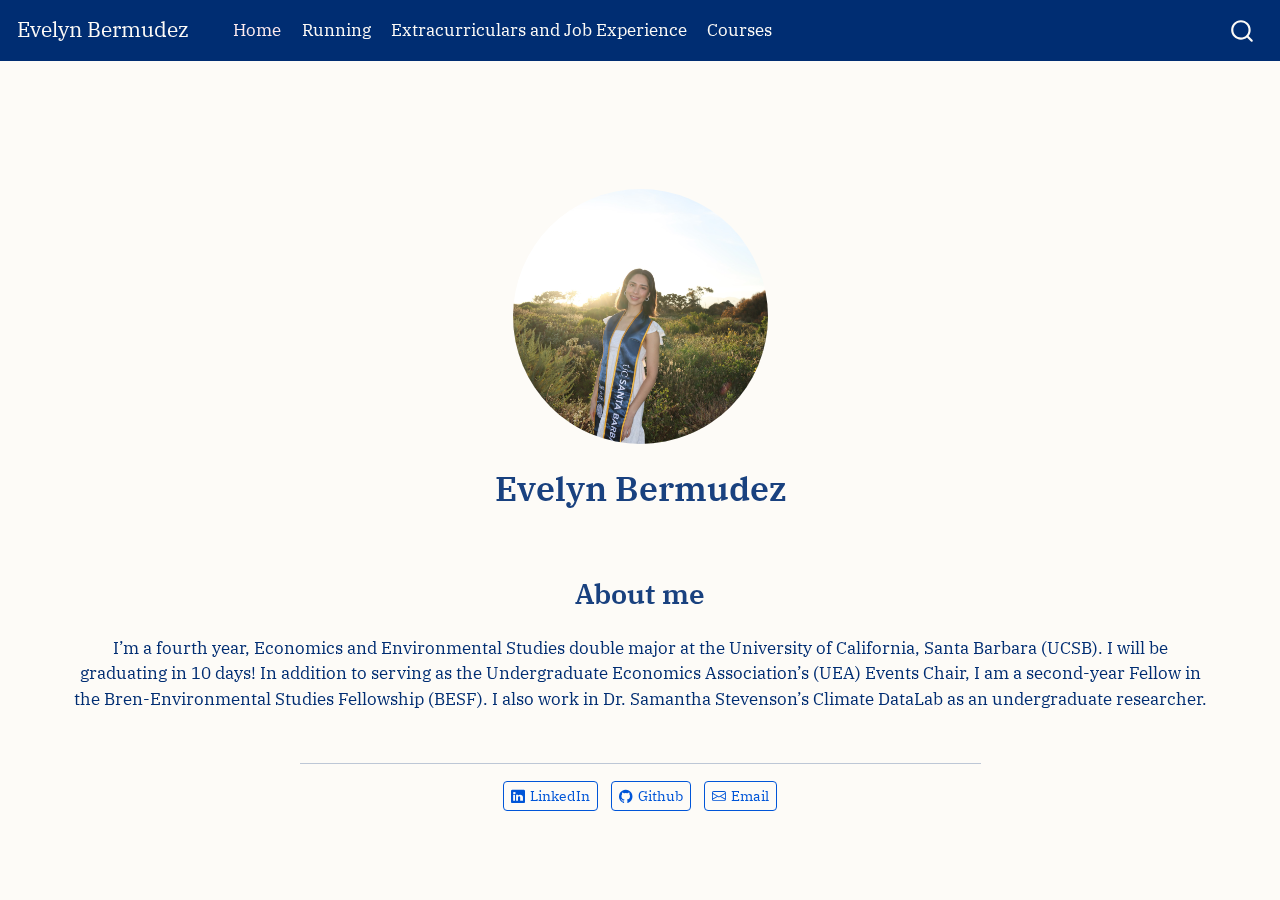
<file: docs/index.html>
<!DOCTYPE html>
<html xmlns="http://www.w3.org/1999/xhtml" lang="en" xml:lang="en"><head>

<meta charset="utf-8">
<meta name="generator" content="quarto-1.3.450">

<meta name="viewport" content="width=device-width, initial-scale=1.0, user-scalable=yes">


<title>Evelyn Bermudez</title>
<style>
code{white-space: pre-wrap;}
span.smallcaps{font-variant: small-caps;}
div.columns{display: flex; gap: min(4vw, 1.5em);}
div.column{flex: auto; overflow-x: auto;}
div.hanging-indent{margin-left: 1.5em; text-indent: -1.5em;}
ul.task-list{list-style: none;}
ul.task-list li input[type="checkbox"] {
  width: 0.8em;
  margin: 0 0.8em 0.2em -1em; /* quarto-specific, see https://github.com/quarto-dev/quarto-cli/issues/4556 */ 
  vertical-align: middle;
}
</style>


<script src="site_libs/quarto-nav/quarto-nav.js"></script>
<script src="site_libs/quarto-nav/headroom.min.js"></script>
<script src="site_libs/clipboard/clipboard.min.js"></script>
<script src="site_libs/quarto-search/autocomplete.umd.js"></script>
<script src="site_libs/quarto-search/fuse.min.js"></script>
<script src="site_libs/quarto-search/quarto-search.js"></script>
<meta name="quarto:offset" content="./">
<script src="site_libs/quarto-html/quarto.js"></script>
<script src="site_libs/quarto-html/popper.min.js"></script>
<script src="site_libs/quarto-html/tippy.umd.min.js"></script>
<link href="site_libs/quarto-html/tippy.css" rel="stylesheet">
<link href="site_libs/quarto-html/quarto-syntax-highlighting.css" rel="stylesheet" id="quarto-text-highlighting-styles">
<script src="site_libs/bootstrap/bootstrap.min.js"></script>
<link href="site_libs/bootstrap/bootstrap-icons.css" rel="stylesheet">
<link href="site_libs/bootstrap/bootstrap.min.css" rel="stylesheet" id="quarto-bootstrap" data-mode="light">
<script id="quarto-search-options" type="application/json">{
  "location": "navbar",
  "copy-button": false,
  "collapse-after": 3,
  "panel-placement": "end",
  "type": "overlay",
  "limit": 20,
  "language": {
    "search-no-results-text": "No results",
    "search-matching-documents-text": "matching documents",
    "search-copy-link-title": "Copy link to search",
    "search-hide-matches-text": "Hide additional matches",
    "search-more-match-text": "more match in this document",
    "search-more-matches-text": "more matches in this document",
    "search-clear-button-title": "Clear",
    "search-detached-cancel-button-title": "Cancel",
    "search-submit-button-title": "Submit",
    "search-label": "Search"
  }
}</script>


</head>

<body class="nav-fixed">

<div id="quarto-search-results"></div>
  <header id="quarto-header" class="headroom fixed-top">
    <nav class="navbar navbar-expand-lg navbar-dark ">
      <div class="navbar-container container-fluid">
      <div class="navbar-brand-container">
    <a class="navbar-brand" href="./index.html">
    <span class="navbar-title">Evelyn Bermudez</span>
    </a>
  </div>
            <div id="quarto-search" class="" title="Search"></div>
          <button class="navbar-toggler" type="button" data-bs-toggle="collapse" data-bs-target="#navbarCollapse" aria-controls="navbarCollapse" aria-expanded="false" aria-label="Toggle navigation" onclick="if (window.quartoToggleHeadroom) { window.quartoToggleHeadroom(); }">
  <span class="navbar-toggler-icon"></span>
</button>
          <div class="collapse navbar-collapse" id="navbarCollapse">
            <ul class="navbar-nav navbar-nav-scroll me-auto">
  <li class="nav-item">
    <a class="nav-link active" href="./index.html" rel="" target="" aria-current="page">
 <span class="menu-text">Home</span></a>
  </li>  
  <li class="nav-item">
    <a class="nav-link" href="./about.html" rel="" target="">
 <span class="menu-text">Running</span></a>
  </li>  
  <li class="nav-item">
    <a class="nav-link" href="./experience.html" rel="" target="">
 <span class="menu-text">Extracurriculars and Job Experience</span></a>
  </li>  
  <li class="nav-item">
    <a class="nav-link" href="./courses.html" rel="" target="">
 <span class="menu-text">Courses</span></a>
  </li>  
</ul>
            <div class="quarto-navbar-tools ms-auto">
</div>
          </div> <!-- /navcollapse -->
      </div> <!-- /container-fluid -->
    </nav>
</header>
<!-- content -->
<div id="quarto-content" class="quarto-container page-columns page-rows-contents page-layout-full page-navbar">
<!-- sidebar -->
<!-- margin-sidebar -->
    
<!-- main -->
<div class="quarto-about-jolla column-page">
  <img src="media/grad_pic.jpeg" class="about-image
  round " style="height: 15em; width: 15em;">
 <header id="title-block-header" class="quarto-title-block default">
<div class="quarto-title">
<h1 class="title">Evelyn Bermudez</h1>
</div>
<div class="quarto-title-meta">
  </div>
</header><main class="content column-page" id="quarto-document-content">
<div>
</div>
<section id="about-me" class="level2">
<h2 data-anchor-id="about-me">About me</h2>
<p>I’m a fourth year, Economics and Environmental Studies double major at the University of California, Santa Barbara (UCSB). I will be graduating in 10 days! In addition to serving as the Undergraduate Economics Association’s (UEA) Events Chair, I am a second-year Fellow in the Bren-Environmental Studies Fellowship (BESF). I also work in Dr.&nbsp;Samantha Stevenson’s Climate DataLab as an undergraduate researcher.</p>


</section>
</main> 
  <hr class="about-sep">
   <div class="about-links">
  <a href="https://www.linkedin.com/in/evelyn-bermudez-a10625229/" class="about-link" rel="" target="">
    <i class="bi bi-linkedin"></i>
     <span class="about-link-text">LinkedIn</span>
  </a>
  <a href="https://github.com/evelynbermudez" class="about-link" rel="" target="">
    <i class="bi bi-github"></i>
     <span class="about-link-text">Github</span>
  </a>
  <a href="mailto:evelyn.bermudez02@gmail.com" class="about-link" rel="" target="">
    <i class="bi bi-envelope"></i>
     <span class="about-link-text">Email</span>
  </a>
</div>
</div>
 <!-- /main -->
<script id="quarto-html-after-body" type="application/javascript">
window.document.addEventListener("DOMContentLoaded", function (event) {
  const toggleBodyColorMode = (bsSheetEl) => {
    const mode = bsSheetEl.getAttribute("data-mode");
    const bodyEl = window.document.querySelector("body");
    if (mode === "dark") {
      bodyEl.classList.add("quarto-dark");
      bodyEl.classList.remove("quarto-light");
    } else {
      bodyEl.classList.add("quarto-light");
      bodyEl.classList.remove("quarto-dark");
    }
  }
  const toggleBodyColorPrimary = () => {
    const bsSheetEl = window.document.querySelector("link#quarto-bootstrap");
    if (bsSheetEl) {
      toggleBodyColorMode(bsSheetEl);
    }
  }
  toggleBodyColorPrimary();  
  const isCodeAnnotation = (el) => {
    for (const clz of el.classList) {
      if (clz.startsWith('code-annotation-')) {                     
        return true;
      }
    }
    return false;
  }
  const clipboard = new window.ClipboardJS('.code-copy-button', {
    text: function(trigger) {
      const codeEl = trigger.previousElementSibling.cloneNode(true);
      for (const childEl of codeEl.children) {
        if (isCodeAnnotation(childEl)) {
          childEl.remove();
        }
      }
      return codeEl.innerText;
    }
  });
  clipboard.on('success', function(e) {
    // button target
    const button = e.trigger;
    // don't keep focus
    button.blur();
    // flash "checked"
    button.classList.add('code-copy-button-checked');
    var currentTitle = button.getAttribute("title");
    button.setAttribute("title", "Copied!");
    let tooltip;
    if (window.bootstrap) {
      button.setAttribute("data-bs-toggle", "tooltip");
      button.setAttribute("data-bs-placement", "left");
      button.setAttribute("data-bs-title", "Copied!");
      tooltip = new bootstrap.Tooltip(button, 
        { trigger: "manual", 
          customClass: "code-copy-button-tooltip",
          offset: [0, -8]});
      tooltip.show();    
    }
    setTimeout(function() {
      if (tooltip) {
        tooltip.hide();
        button.removeAttribute("data-bs-title");
        button.removeAttribute("data-bs-toggle");
        button.removeAttribute("data-bs-placement");
      }
      button.setAttribute("title", currentTitle);
      button.classList.remove('code-copy-button-checked');
    }, 1000);
    // clear code selection
    e.clearSelection();
  });
  function tippyHover(el, contentFn) {
    const config = {
      allowHTML: true,
      content: contentFn,
      maxWidth: 500,
      delay: 100,
      arrow: false,
      appendTo: function(el) {
          return el.parentElement;
      },
      interactive: true,
      interactiveBorder: 10,
      theme: 'quarto',
      placement: 'bottom-start'
    };
    window.tippy(el, config); 
  }
  const noterefs = window.document.querySelectorAll('a[role="doc-noteref"]');
  for (var i=0; i<noterefs.length; i++) {
    const ref = noterefs[i];
    tippyHover(ref, function() {
      // use id or data attribute instead here
      let href = ref.getAttribute('data-footnote-href') || ref.getAttribute('href');
      try { href = new URL(href).hash; } catch {}
      const id = href.replace(/^#\/?/, "");
      const note = window.document.getElementById(id);
      return note.innerHTML;
    });
  }
      let selectedAnnoteEl;
      const selectorForAnnotation = ( cell, annotation) => {
        let cellAttr = 'data-code-cell="' + cell + '"';
        let lineAttr = 'data-code-annotation="' +  annotation + '"';
        const selector = 'span[' + cellAttr + '][' + lineAttr + ']';
        return selector;
      }
      const selectCodeLines = (annoteEl) => {
        const doc = window.document;
        const targetCell = annoteEl.getAttribute("data-target-cell");
        const targetAnnotation = annoteEl.getAttribute("data-target-annotation");
        const annoteSpan = window.document.querySelector(selectorForAnnotation(targetCell, targetAnnotation));
        const lines = annoteSpan.getAttribute("data-code-lines").split(",");
        const lineIds = lines.map((line) => {
          return targetCell + "-" + line;
        })
        let top = null;
        let height = null;
        let parent = null;
        if (lineIds.length > 0) {
            //compute the position of the single el (top and bottom and make a div)
            const el = window.document.getElementById(lineIds[0]);
            top = el.offsetTop;
            height = el.offsetHeight;
            parent = el.parentElement.parentElement;
          if (lineIds.length > 1) {
            const lastEl = window.document.getElementById(lineIds[lineIds.length - 1]);
            const bottom = lastEl.offsetTop + lastEl.offsetHeight;
            height = bottom - top;
          }
          if (top !== null && height !== null && parent !== null) {
            // cook up a div (if necessary) and position it 
            let div = window.document.getElementById("code-annotation-line-highlight");
            if (div === null) {
              div = window.document.createElement("div");
              div.setAttribute("id", "code-annotation-line-highlight");
              div.style.position = 'absolute';
              parent.appendChild(div);
            }
            div.style.top = top - 2 + "px";
            div.style.height = height + 4 + "px";
            let gutterDiv = window.document.getElementById("code-annotation-line-highlight-gutter");
            if (gutterDiv === null) {
              gutterDiv = window.document.createElement("div");
              gutterDiv.setAttribute("id", "code-annotation-line-highlight-gutter");
              gutterDiv.style.position = 'absolute';
              const codeCell = window.document.getElementById(targetCell);
              const gutter = codeCell.querySelector('.code-annotation-gutter');
              gutter.appendChild(gutterDiv);
            }
            gutterDiv.style.top = top - 2 + "px";
            gutterDiv.style.height = height + 4 + "px";
          }
          selectedAnnoteEl = annoteEl;
        }
      };
      const unselectCodeLines = () => {
        const elementsIds = ["code-annotation-line-highlight", "code-annotation-line-highlight-gutter"];
        elementsIds.forEach((elId) => {
          const div = window.document.getElementById(elId);
          if (div) {
            div.remove();
          }
        });
        selectedAnnoteEl = undefined;
      };
      // Attach click handler to the DT
      const annoteDls = window.document.querySelectorAll('dt[data-target-cell]');
      for (const annoteDlNode of annoteDls) {
        annoteDlNode.addEventListener('click', (event) => {
          const clickedEl = event.target;
          if (clickedEl !== selectedAnnoteEl) {
            unselectCodeLines();
            const activeEl = window.document.querySelector('dt[data-target-cell].code-annotation-active');
            if (activeEl) {
              activeEl.classList.remove('code-annotation-active');
            }
            selectCodeLines(clickedEl);
            clickedEl.classList.add('code-annotation-active');
          } else {
            // Unselect the line
            unselectCodeLines();
            clickedEl.classList.remove('code-annotation-active');
          }
        });
      }
  const findCites = (el) => {
    const parentEl = el.parentElement;
    if (parentEl) {
      const cites = parentEl.dataset.cites;
      if (cites) {
        return {
          el,
          cites: cites.split(' ')
        };
      } else {
        return findCites(el.parentElement)
      }
    } else {
      return undefined;
    }
  };
  var bibliorefs = window.document.querySelectorAll('a[role="doc-biblioref"]');
  for (var i=0; i<bibliorefs.length; i++) {
    const ref = bibliorefs[i];
    const citeInfo = findCites(ref);
    if (citeInfo) {
      tippyHover(citeInfo.el, function() {
        var popup = window.document.createElement('div');
        citeInfo.cites.forEach(function(cite) {
          var citeDiv = window.document.createElement('div');
          citeDiv.classList.add('hanging-indent');
          citeDiv.classList.add('csl-entry');
          var biblioDiv = window.document.getElementById('ref-' + cite);
          if (biblioDiv) {
            citeDiv.innerHTML = biblioDiv.innerHTML;
          }
          popup.appendChild(citeDiv);
        });
        return popup.innerHTML;
      });
    }
  }
});
</script>
</div> <!-- /content -->



</body></html>
</file>
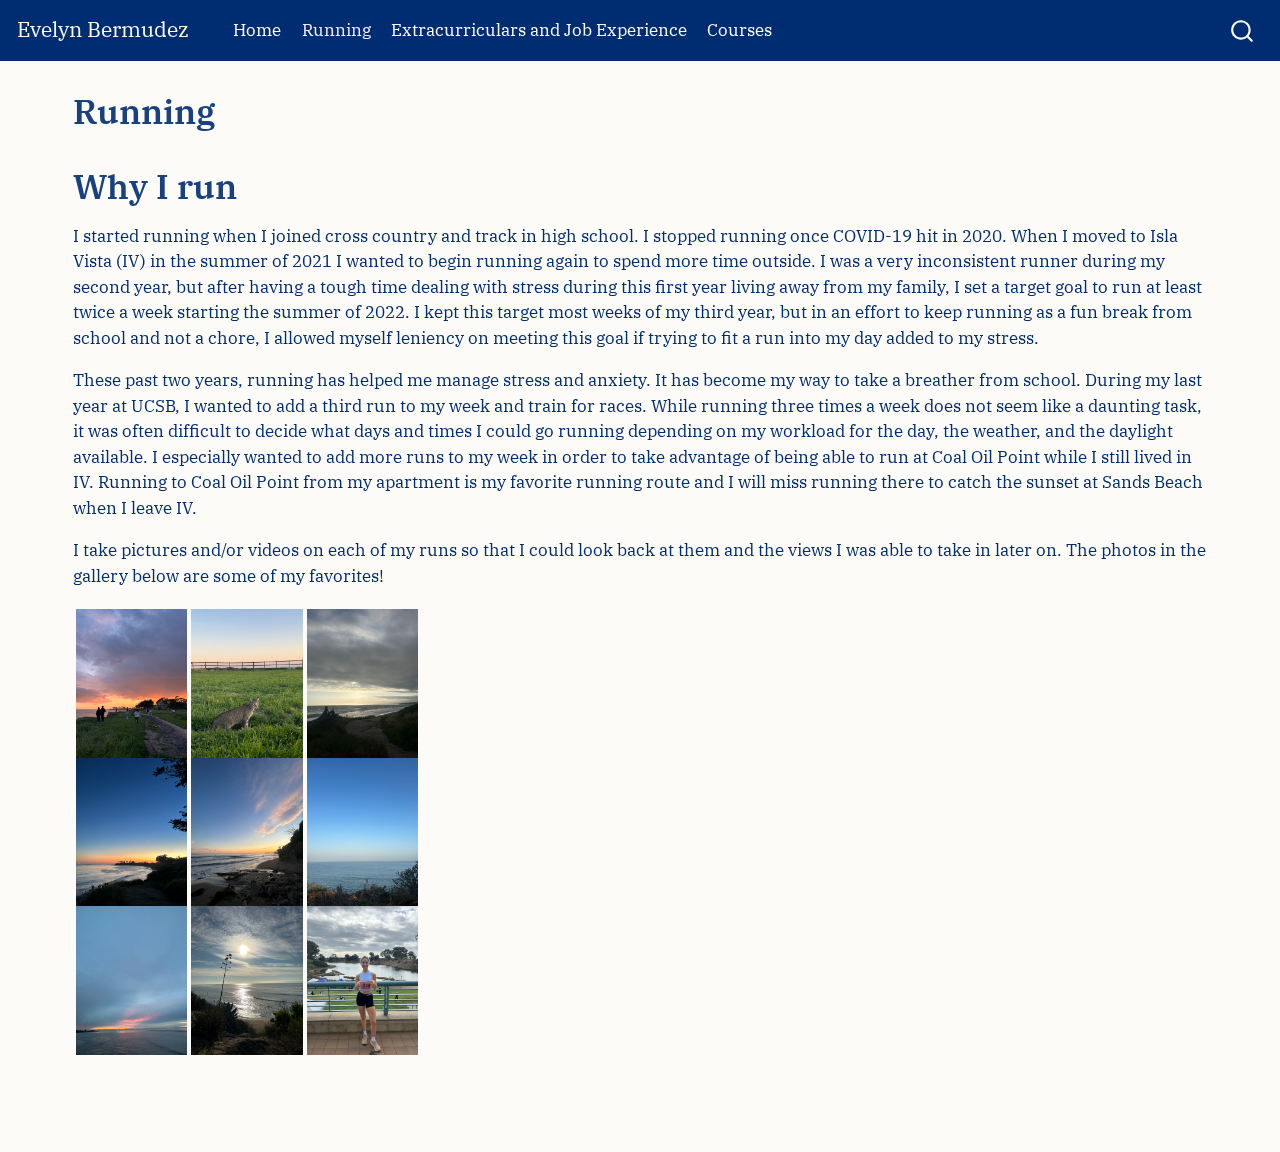
<file: docs/about.html>
<!DOCTYPE html>
<html xmlns="http://www.w3.org/1999/xhtml" lang="en" xml:lang="en"><head>

<meta charset="utf-8">
<meta name="generator" content="quarto-1.3.450">

<meta name="viewport" content="width=device-width, initial-scale=1.0, user-scalable=yes">


<title>Evelyn Bermudez - Running</title>
<style>
code{white-space: pre-wrap;}
span.smallcaps{font-variant: small-caps;}
div.columns{display: flex; gap: min(4vw, 1.5em);}
div.column{flex: auto; overflow-x: auto;}
div.hanging-indent{margin-left: 1.5em; text-indent: -1.5em;}
ul.task-list{list-style: none;}
ul.task-list li input[type="checkbox"] {
  width: 0.8em;
  margin: 0 0.8em 0.2em -1em; /* quarto-specific, see https://github.com/quarto-dev/quarto-cli/issues/4556 */ 
  vertical-align: middle;
}
</style>


<script src="site_libs/quarto-nav/quarto-nav.js"></script>
<script src="site_libs/quarto-nav/headroom.min.js"></script>
<script src="site_libs/clipboard/clipboard.min.js"></script>
<script src="site_libs/quarto-search/autocomplete.umd.js"></script>
<script src="site_libs/quarto-search/fuse.min.js"></script>
<script src="site_libs/quarto-search/quarto-search.js"></script>
<meta name="quarto:offset" content="./">
<script src="site_libs/quarto-html/quarto.js"></script>
<script src="site_libs/quarto-html/popper.min.js"></script>
<script src="site_libs/quarto-html/tippy.umd.min.js"></script>
<script src="site_libs/quarto-html/anchor.min.js"></script>
<link href="site_libs/quarto-html/tippy.css" rel="stylesheet">
<link href="site_libs/quarto-html/quarto-syntax-highlighting.css" rel="stylesheet" id="quarto-text-highlighting-styles">
<script src="site_libs/bootstrap/bootstrap.min.js"></script>
<link href="site_libs/bootstrap/bootstrap-icons.css" rel="stylesheet">
<link href="site_libs/bootstrap/bootstrap.min.css" rel="stylesheet" id="quarto-bootstrap" data-mode="light">
<script id="quarto-search-options" type="application/json">{
  "location": "navbar",
  "copy-button": false,
  "collapse-after": 3,
  "panel-placement": "end",
  "type": "overlay",
  "limit": 20,
  "language": {
    "search-no-results-text": "No results",
    "search-matching-documents-text": "matching documents",
    "search-copy-link-title": "Copy link to search",
    "search-hide-matches-text": "Hide additional matches",
    "search-more-match-text": "more match in this document",
    "search-more-matches-text": "more matches in this document",
    "search-clear-button-title": "Clear",
    "search-detached-cancel-button-title": "Cancel",
    "search-submit-button-title": "Submit",
    "search-label": "Search"
  }
}</script>


</head>

<body class="nav-fixed">

<div id="quarto-search-results"></div>
  <header id="quarto-header" class="headroom fixed-top">
    <nav class="navbar navbar-expand-lg navbar-dark ">
      <div class="navbar-container container-fluid">
      <div class="navbar-brand-container">
    <a class="navbar-brand" href="./index.html">
    <span class="navbar-title">Evelyn Bermudez</span>
    </a>
  </div>
            <div id="quarto-search" class="" title="Search"></div>
          <button class="navbar-toggler" type="button" data-bs-toggle="collapse" data-bs-target="#navbarCollapse" aria-controls="navbarCollapse" aria-expanded="false" aria-label="Toggle navigation" onclick="if (window.quartoToggleHeadroom) { window.quartoToggleHeadroom(); }">
  <span class="navbar-toggler-icon"></span>
</button>
          <div class="collapse navbar-collapse" id="navbarCollapse">
            <ul class="navbar-nav navbar-nav-scroll me-auto">
  <li class="nav-item">
    <a class="nav-link" href="./index.html" rel="" target="">
 <span class="menu-text">Home</span></a>
  </li>  
  <li class="nav-item">
    <a class="nav-link active" href="./about.html" rel="" target="" aria-current="page">
 <span class="menu-text">Running</span></a>
  </li>  
  <li class="nav-item">
    <a class="nav-link" href="./experience.html" rel="" target="">
 <span class="menu-text">Extracurriculars and Job Experience</span></a>
  </li>  
  <li class="nav-item">
    <a class="nav-link" href="./courses.html" rel="" target="">
 <span class="menu-text">Courses</span></a>
  </li>  
</ul>
            <div class="quarto-navbar-tools ms-auto">
</div>
          </div> <!-- /navcollapse -->
      </div> <!-- /container-fluid -->
    </nav>
</header>
<!-- content -->
<div id="quarto-content" class="quarto-container page-columns page-rows-contents page-layout-full page-navbar">
<!-- sidebar -->
<!-- margin-sidebar -->
    
<!-- main -->
<main class="content column-page" id="quarto-document-content">

<header id="title-block-header" class="quarto-title-block default">
<div class="quarto-title">
<h1 class="title">Running</h1>
</div>



<div class="quarto-title-meta">

    
  
    
  </div>
  

</header>

<section id="why-i-run" class="level1">
<h1>Why I run</h1>
<p>I started running when I joined cross country and track in high school. I stopped running once COVID-19 hit in 2020. When I moved to Isla Vista (IV) in the summer of 2021 I wanted to begin running again to spend more time outside. I was a very inconsistent runner during my second year, but after having a tough time dealing with stress during this first year living away from my family, I set a target goal to run at least twice a week starting the summer of 2022. I kept this target most weeks of my third year, but in an effort to keep running as a fun break from school and not a chore, I allowed myself leniency on meeting this goal if trying to fit a run into my day added to my stress.</p>
<p>These past two years, running has helped me manage stress and anxiety. It has become my way to take a breather from school. During my last year at UCSB, I wanted to add a third run to my week and train for races. While running three times a week does not seem like a daunting task, it was often difficult to decide what days and times I could go running depending on my workload for the day, the weather, and the daylight available. I especially wanted to add more runs to my week in order to take advantage of being able to run at Coal Oil Point while I still lived in IV. Running to Coal Oil Point from my apartment is my favorite running route and I will miss running there to catch the sunset at Sands Beach when I leave IV.</p>
<p>I take pictures and/or videos on each of my runs so that I could look back at them and the views I was able to take in later on. The photos in the gallery below are some of my favorites!</p>
<div class="quarto-layout-panel">
<div class="quarto-layout-row quarto-layout-valign-top">
<div class="quarto-layout-cell" style="flex-basis: 33.3%;justify-content: center;">
<p><img src="media/sunsets.jpeg" class="img-fluid" style="width:30.0%" alt="Sunset Run at Coal Oil Point"> <img src="media/sunset1.jpeg" class="img-fluid" style="width:30.0%" alt="“Ran” into a little friend on DP at sunset"> <img src="media/sunset2.jpeg" class="img-fluid" style="width:30.0%" alt="Sunset after a rainy week"> <img src="media/sunset3.jpeg" class="img-fluid" style="width:30.0%" alt="Sunset Run at Devs"> <img src="media/sunset4.jpeg" class="img-fluid" style="width:30.0%" alt="Sunset Run on DP"> <img src="media/morning.jpeg" class="img-fluid" style="width:30.0%" alt="Morning run at Campus Point"> <img src="media/morning2.jpeg" class="img-fluid" style="width:30.0%" alt="Morning Run at the end of DP"> <img src="media/morning3.jpeg" class="img-fluid" style="width:30.0%" alt="Morning Run at Coal Oil Point"> <img src="media/turkey_trot.jpeg" class="img-fluid" style="width:30.0%" alt="5K Turkey Trot at the UCSB Lagoon in Fall 2023"></p>
</div>
</div>
</div>


</section>

</main> <!-- /main -->
<script id="quarto-html-after-body" type="application/javascript">
window.document.addEventListener("DOMContentLoaded", function (event) {
  const toggleBodyColorMode = (bsSheetEl) => {
    const mode = bsSheetEl.getAttribute("data-mode");
    const bodyEl = window.document.querySelector("body");
    if (mode === "dark") {
      bodyEl.classList.add("quarto-dark");
      bodyEl.classList.remove("quarto-light");
    } else {
      bodyEl.classList.add("quarto-light");
      bodyEl.classList.remove("quarto-dark");
    }
  }
  const toggleBodyColorPrimary = () => {
    const bsSheetEl = window.document.querySelector("link#quarto-bootstrap");
    if (bsSheetEl) {
      toggleBodyColorMode(bsSheetEl);
    }
  }
  toggleBodyColorPrimary();  
  const icon = "";
  const anchorJS = new window.AnchorJS();
  anchorJS.options = {
    placement: 'right',
    icon: icon
  };
  anchorJS.add('.anchored');
  const isCodeAnnotation = (el) => {
    for (const clz of el.classList) {
      if (clz.startsWith('code-annotation-')) {                     
        return true;
      }
    }
    return false;
  }
  const clipboard = new window.ClipboardJS('.code-copy-button', {
    text: function(trigger) {
      const codeEl = trigger.previousElementSibling.cloneNode(true);
      for (const childEl of codeEl.children) {
        if (isCodeAnnotation(childEl)) {
          childEl.remove();
        }
      }
      return codeEl.innerText;
    }
  });
  clipboard.on('success', function(e) {
    // button target
    const button = e.trigger;
    // don't keep focus
    button.blur();
    // flash "checked"
    button.classList.add('code-copy-button-checked');
    var currentTitle = button.getAttribute("title");
    button.setAttribute("title", "Copied!");
    let tooltip;
    if (window.bootstrap) {
      button.setAttribute("data-bs-toggle", "tooltip");
      button.setAttribute("data-bs-placement", "left");
      button.setAttribute("data-bs-title", "Copied!");
      tooltip = new bootstrap.Tooltip(button, 
        { trigger: "manual", 
          customClass: "code-copy-button-tooltip",
          offset: [0, -8]});
      tooltip.show();    
    }
    setTimeout(function() {
      if (tooltip) {
        tooltip.hide();
        button.removeAttribute("data-bs-title");
        button.removeAttribute("data-bs-toggle");
        button.removeAttribute("data-bs-placement");
      }
      button.setAttribute("title", currentTitle);
      button.classList.remove('code-copy-button-checked');
    }, 1000);
    // clear code selection
    e.clearSelection();
  });
  function tippyHover(el, contentFn) {
    const config = {
      allowHTML: true,
      content: contentFn,
      maxWidth: 500,
      delay: 100,
      arrow: false,
      appendTo: function(el) {
          return el.parentElement;
      },
      interactive: true,
      interactiveBorder: 10,
      theme: 'quarto',
      placement: 'bottom-start'
    };
    window.tippy(el, config); 
  }
  const noterefs = window.document.querySelectorAll('a[role="doc-noteref"]');
  for (var i=0; i<noterefs.length; i++) {
    const ref = noterefs[i];
    tippyHover(ref, function() {
      // use id or data attribute instead here
      let href = ref.getAttribute('data-footnote-href') || ref.getAttribute('href');
      try { href = new URL(href).hash; } catch {}
      const id = href.replace(/^#\/?/, "");
      const note = window.document.getElementById(id);
      return note.innerHTML;
    });
  }
      let selectedAnnoteEl;
      const selectorForAnnotation = ( cell, annotation) => {
        let cellAttr = 'data-code-cell="' + cell + '"';
        let lineAttr = 'data-code-annotation="' +  annotation + '"';
        const selector = 'span[' + cellAttr + '][' + lineAttr + ']';
        return selector;
      }
      const selectCodeLines = (annoteEl) => {
        const doc = window.document;
        const targetCell = annoteEl.getAttribute("data-target-cell");
        const targetAnnotation = annoteEl.getAttribute("data-target-annotation");
        const annoteSpan = window.document.querySelector(selectorForAnnotation(targetCell, targetAnnotation));
        const lines = annoteSpan.getAttribute("data-code-lines").split(",");
        const lineIds = lines.map((line) => {
          return targetCell + "-" + line;
        })
        let top = null;
        let height = null;
        let parent = null;
        if (lineIds.length > 0) {
            //compute the position of the single el (top and bottom and make a div)
            const el = window.document.getElementById(lineIds[0]);
            top = el.offsetTop;
            height = el.offsetHeight;
            parent = el.parentElement.parentElement;
          if (lineIds.length > 1) {
            const lastEl = window.document.getElementById(lineIds[lineIds.length - 1]);
            const bottom = lastEl.offsetTop + lastEl.offsetHeight;
            height = bottom - top;
          }
          if (top !== null && height !== null && parent !== null) {
            // cook up a div (if necessary) and position it 
            let div = window.document.getElementById("code-annotation-line-highlight");
            if (div === null) {
              div = window.document.createElement("div");
              div.setAttribute("id", "code-annotation-line-highlight");
              div.style.position = 'absolute';
              parent.appendChild(div);
            }
            div.style.top = top - 2 + "px";
            div.style.height = height + 4 + "px";
            let gutterDiv = window.document.getElementById("code-annotation-line-highlight-gutter");
            if (gutterDiv === null) {
              gutterDiv = window.document.createElement("div");
              gutterDiv.setAttribute("id", "code-annotation-line-highlight-gutter");
              gutterDiv.style.position = 'absolute';
              const codeCell = window.document.getElementById(targetCell);
              const gutter = codeCell.querySelector('.code-annotation-gutter');
              gutter.appendChild(gutterDiv);
            }
            gutterDiv.style.top = top - 2 + "px";
            gutterDiv.style.height = height + 4 + "px";
          }
          selectedAnnoteEl = annoteEl;
        }
      };
      const unselectCodeLines = () => {
        const elementsIds = ["code-annotation-line-highlight", "code-annotation-line-highlight-gutter"];
        elementsIds.forEach((elId) => {
          const div = window.document.getElementById(elId);
          if (div) {
            div.remove();
          }
        });
        selectedAnnoteEl = undefined;
      };
      // Attach click handler to the DT
      const annoteDls = window.document.querySelectorAll('dt[data-target-cell]');
      for (const annoteDlNode of annoteDls) {
        annoteDlNode.addEventListener('click', (event) => {
          const clickedEl = event.target;
          if (clickedEl !== selectedAnnoteEl) {
            unselectCodeLines();
            const activeEl = window.document.querySelector('dt[data-target-cell].code-annotation-active');
            if (activeEl) {
              activeEl.classList.remove('code-annotation-active');
            }
            selectCodeLines(clickedEl);
            clickedEl.classList.add('code-annotation-active');
          } else {
            // Unselect the line
            unselectCodeLines();
            clickedEl.classList.remove('code-annotation-active');
          }
        });
      }
  const findCites = (el) => {
    const parentEl = el.parentElement;
    if (parentEl) {
      const cites = parentEl.dataset.cites;
      if (cites) {
        return {
          el,
          cites: cites.split(' ')
        };
      } else {
        return findCites(el.parentElement)
      }
    } else {
      return undefined;
    }
  };
  var bibliorefs = window.document.querySelectorAll('a[role="doc-biblioref"]');
  for (var i=0; i<bibliorefs.length; i++) {
    const ref = bibliorefs[i];
    const citeInfo = findCites(ref);
    if (citeInfo) {
      tippyHover(citeInfo.el, function() {
        var popup = window.document.createElement('div');
        citeInfo.cites.forEach(function(cite) {
          var citeDiv = window.document.createElement('div');
          citeDiv.classList.add('hanging-indent');
          citeDiv.classList.add('csl-entry');
          var biblioDiv = window.document.getElementById('ref-' + cite);
          if (biblioDiv) {
            citeDiv.innerHTML = biblioDiv.innerHTML;
          }
          popup.appendChild(citeDiv);
        });
        return popup.innerHTML;
      });
    }
  }
});
</script>
</div> <!-- /content -->



</body></html>
</file>
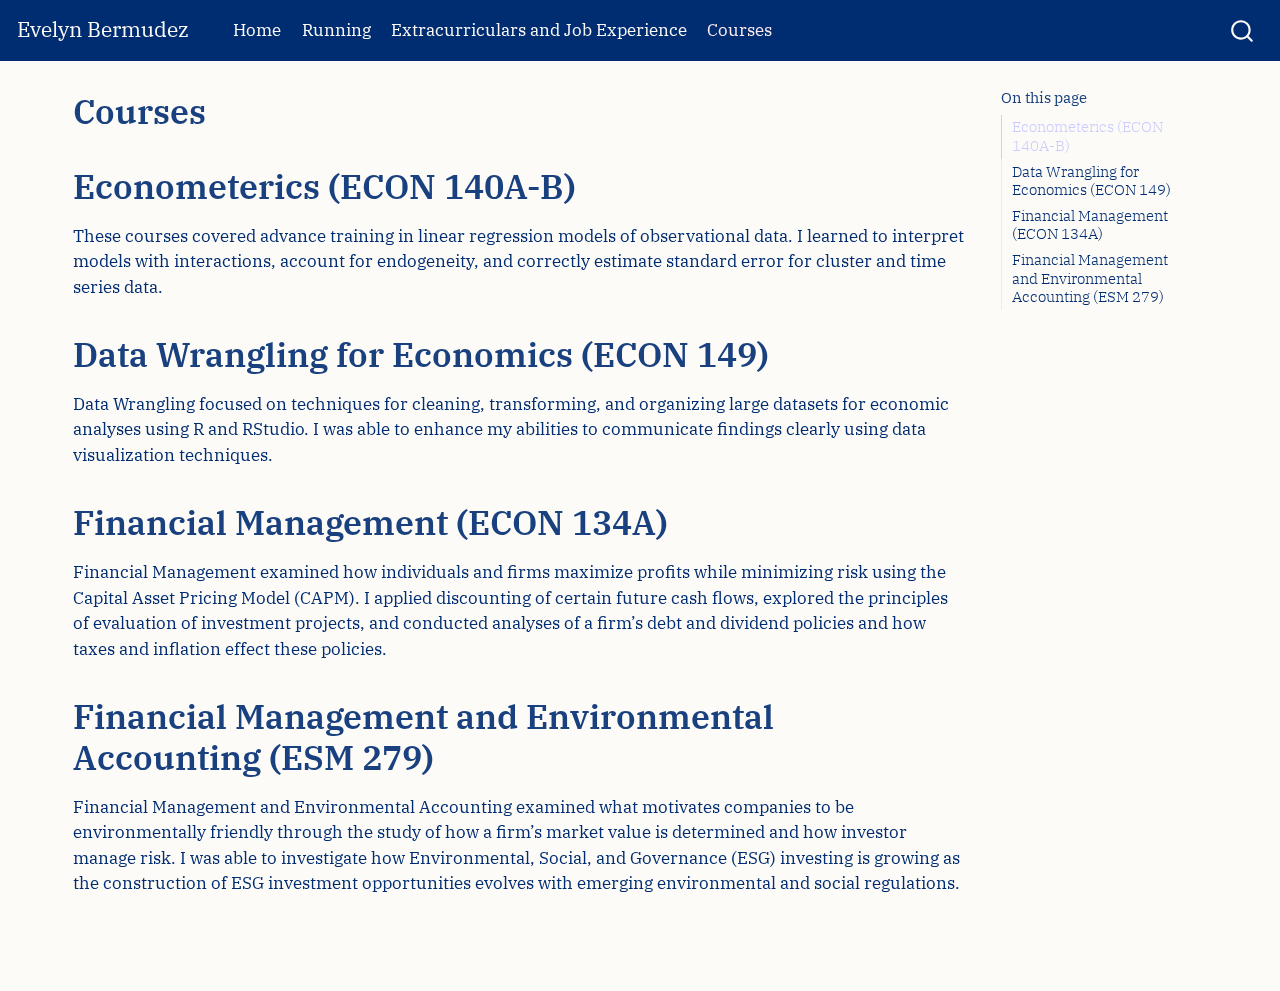
<file: docs/courses.html>
<!DOCTYPE html>
<html xmlns="http://www.w3.org/1999/xhtml" lang="en" xml:lang="en"><head>

<meta charset="utf-8">
<meta name="generator" content="quarto-1.3.450">

<meta name="viewport" content="width=device-width, initial-scale=1.0, user-scalable=yes">


<title>Evelyn Bermudez - Courses</title>
<style>
code{white-space: pre-wrap;}
span.smallcaps{font-variant: small-caps;}
div.columns{display: flex; gap: min(4vw, 1.5em);}
div.column{flex: auto; overflow-x: auto;}
div.hanging-indent{margin-left: 1.5em; text-indent: -1.5em;}
ul.task-list{list-style: none;}
ul.task-list li input[type="checkbox"] {
  width: 0.8em;
  margin: 0 0.8em 0.2em -1em; /* quarto-specific, see https://github.com/quarto-dev/quarto-cli/issues/4556 */ 
  vertical-align: middle;
}
</style>


<script src="site_libs/quarto-nav/quarto-nav.js"></script>
<script src="site_libs/quarto-nav/headroom.min.js"></script>
<script src="site_libs/clipboard/clipboard.min.js"></script>
<script src="site_libs/quarto-search/autocomplete.umd.js"></script>
<script src="site_libs/quarto-search/fuse.min.js"></script>
<script src="site_libs/quarto-search/quarto-search.js"></script>
<meta name="quarto:offset" content="./">
<script src="site_libs/quarto-html/quarto.js"></script>
<script src="site_libs/quarto-html/popper.min.js"></script>
<script src="site_libs/quarto-html/tippy.umd.min.js"></script>
<script src="site_libs/quarto-html/anchor.min.js"></script>
<link href="site_libs/quarto-html/tippy.css" rel="stylesheet">
<link href="site_libs/quarto-html/quarto-syntax-highlighting.css" rel="stylesheet" id="quarto-text-highlighting-styles">
<script src="site_libs/bootstrap/bootstrap.min.js"></script>
<link href="site_libs/bootstrap/bootstrap-icons.css" rel="stylesheet">
<link href="site_libs/bootstrap/bootstrap.min.css" rel="stylesheet" id="quarto-bootstrap" data-mode="light">
<script id="quarto-search-options" type="application/json">{
  "location": "navbar",
  "copy-button": false,
  "collapse-after": 3,
  "panel-placement": "end",
  "type": "overlay",
  "limit": 20,
  "language": {
    "search-no-results-text": "No results",
    "search-matching-documents-text": "matching documents",
    "search-copy-link-title": "Copy link to search",
    "search-hide-matches-text": "Hide additional matches",
    "search-more-match-text": "more match in this document",
    "search-more-matches-text": "more matches in this document",
    "search-clear-button-title": "Clear",
    "search-detached-cancel-button-title": "Cancel",
    "search-submit-button-title": "Submit",
    "search-label": "Search"
  }
}</script>


</head>

<body class="nav-fixed">

<div id="quarto-search-results"></div>
  <header id="quarto-header" class="headroom fixed-top">
    <nav class="navbar navbar-expand-lg navbar-dark ">
      <div class="navbar-container container-fluid">
      <div class="navbar-brand-container">
    <a class="navbar-brand" href="./index.html">
    <span class="navbar-title">Evelyn Bermudez</span>
    </a>
  </div>
            <div id="quarto-search" class="" title="Search"></div>
          <button class="navbar-toggler" type="button" data-bs-toggle="collapse" data-bs-target="#navbarCollapse" aria-controls="navbarCollapse" aria-expanded="false" aria-label="Toggle navigation" onclick="if (window.quartoToggleHeadroom) { window.quartoToggleHeadroom(); }">
  <span class="navbar-toggler-icon"></span>
</button>
          <div class="collapse navbar-collapse" id="navbarCollapse">
            <ul class="navbar-nav navbar-nav-scroll me-auto">
  <li class="nav-item">
    <a class="nav-link" href="./index.html" rel="" target="">
 <span class="menu-text">Home</span></a>
  </li>  
  <li class="nav-item">
    <a class="nav-link" href="./about.html" rel="" target="">
 <span class="menu-text">Running</span></a>
  </li>  
  <li class="nav-item">
    <a class="nav-link" href="./experience.html" rel="" target="">
 <span class="menu-text">Extracurriculars and Job Experience</span></a>
  </li>  
  <li class="nav-item">
    <a class="nav-link active" href="./courses.html" rel="" target="" aria-current="page">
 <span class="menu-text">Courses</span></a>
  </li>  
</ul>
            <div class="quarto-navbar-tools ms-auto">
</div>
          </div> <!-- /navcollapse -->
      </div> <!-- /container-fluid -->
    </nav>
</header>
<!-- content -->
<div id="quarto-content" class="quarto-container page-columns page-rows-contents page-layout-full page-navbar">
<!-- sidebar -->
<!-- margin-sidebar -->
    <div id="quarto-margin-sidebar" class="sidebar margin-sidebar">
        <nav id="TOC" role="doc-toc" class="toc-active">
    <h2 id="toc-title">On this page</h2>
   
  <ul>
  <li><a href="#econometerics-econ-140a-b" id="toc-econometerics-econ-140a-b" class="nav-link active" data-scroll-target="#econometerics-econ-140a-b">Econometerics (ECON 140A-B)</a></li>
  <li><a href="#data-wrangling-for-economics-econ-149" id="toc-data-wrangling-for-economics-econ-149" class="nav-link" data-scroll-target="#data-wrangling-for-economics-econ-149">Data Wrangling for Economics (ECON 149)</a></li>
  <li><a href="#financial-management-econ-134a" id="toc-financial-management-econ-134a" class="nav-link" data-scroll-target="#financial-management-econ-134a">Financial Management (ECON 134A)</a></li>
  <li><a href="#financial-management-and-environmental-accounting-esm-279" id="toc-financial-management-and-environmental-accounting-esm-279" class="nav-link" data-scroll-target="#financial-management-and-environmental-accounting-esm-279">Financial Management and Environmental Accounting (ESM 279)</a></li>
  </ul>
</nav>
    </div>
<!-- main -->
<main class="content column-page-left" id="quarto-document-content">

<header id="title-block-header" class="quarto-title-block default">
<div class="quarto-title">
<h1 class="title">Courses</h1>
</div>



<div class="quarto-title-meta">

    
  
    
  </div>
  

</header>

<section id="econometerics-econ-140a-b" class="level1">
<h1>Econometerics (ECON 140A-B)</h1>
<p>These courses covered advance training in linear regression models of observational data. I learned to interpret models with interactions, account for endogeneity, and correctly estimate standard error for cluster and time series data.</p>
</section>
<section id="data-wrangling-for-economics-econ-149" class="level1">
<h1>Data Wrangling for Economics (ECON 149)</h1>
<p>Data Wrangling focused on techniques for cleaning, transforming, and organizing large datasets for economic analyses using R and RStudio. I was able to enhance my abilities to communicate findings clearly using data visualization techniques.</p>
</section>
<section id="financial-management-econ-134a" class="level1">
<h1>Financial Management (ECON 134A)</h1>
<p>Financial Management examined how individuals and firms maximize profits while minimizing risk using the Capital Asset Pricing Model (CAPM). I applied discounting of certain future cash flows, explored the principles of evaluation of investment projects, and conducted analyses of a firm’s debt and dividend policies and how taxes and inflation effect these policies.</p>
</section>
<section id="financial-management-and-environmental-accounting-esm-279" class="level1">
<h1>Financial Management and Environmental Accounting (ESM 279)</h1>
<p>Financial Management and Environmental Accounting examined what motivates companies to be environmentally friendly through the study of how a firm’s market value is determined and how investor manage risk. I was able to investigate how Environmental, Social, and Governance (ESG) investing is growing as the construction of ESG investment opportunities evolves with emerging environmental and social regulations.</p>


</section>

</main> <!-- /main -->
<script id="quarto-html-after-body" type="application/javascript">
window.document.addEventListener("DOMContentLoaded", function (event) {
  const toggleBodyColorMode = (bsSheetEl) => {
    const mode = bsSheetEl.getAttribute("data-mode");
    const bodyEl = window.document.querySelector("body");
    if (mode === "dark") {
      bodyEl.classList.add("quarto-dark");
      bodyEl.classList.remove("quarto-light");
    } else {
      bodyEl.classList.add("quarto-light");
      bodyEl.classList.remove("quarto-dark");
    }
  }
  const toggleBodyColorPrimary = () => {
    const bsSheetEl = window.document.querySelector("link#quarto-bootstrap");
    if (bsSheetEl) {
      toggleBodyColorMode(bsSheetEl);
    }
  }
  toggleBodyColorPrimary();  
  const icon = "";
  const anchorJS = new window.AnchorJS();
  anchorJS.options = {
    placement: 'right',
    icon: icon
  };
  anchorJS.add('.anchored');
  const isCodeAnnotation = (el) => {
    for (const clz of el.classList) {
      if (clz.startsWith('code-annotation-')) {                     
        return true;
      }
    }
    return false;
  }
  const clipboard = new window.ClipboardJS('.code-copy-button', {
    text: function(trigger) {
      const codeEl = trigger.previousElementSibling.cloneNode(true);
      for (const childEl of codeEl.children) {
        if (isCodeAnnotation(childEl)) {
          childEl.remove();
        }
      }
      return codeEl.innerText;
    }
  });
  clipboard.on('success', function(e) {
    // button target
    const button = e.trigger;
    // don't keep focus
    button.blur();
    // flash "checked"
    button.classList.add('code-copy-button-checked');
    var currentTitle = button.getAttribute("title");
    button.setAttribute("title", "Copied!");
    let tooltip;
    if (window.bootstrap) {
      button.setAttribute("data-bs-toggle", "tooltip");
      button.setAttribute("data-bs-placement", "left");
      button.setAttribute("data-bs-title", "Copied!");
      tooltip = new bootstrap.Tooltip(button, 
        { trigger: "manual", 
          customClass: "code-copy-button-tooltip",
          offset: [0, -8]});
      tooltip.show();    
    }
    setTimeout(function() {
      if (tooltip) {
        tooltip.hide();
        button.removeAttribute("data-bs-title");
        button.removeAttribute("data-bs-toggle");
        button.removeAttribute("data-bs-placement");
      }
      button.setAttribute("title", currentTitle);
      button.classList.remove('code-copy-button-checked');
    }, 1000);
    // clear code selection
    e.clearSelection();
  });
  function tippyHover(el, contentFn) {
    const config = {
      allowHTML: true,
      content: contentFn,
      maxWidth: 500,
      delay: 100,
      arrow: false,
      appendTo: function(el) {
          return el.parentElement;
      },
      interactive: true,
      interactiveBorder: 10,
      theme: 'quarto',
      placement: 'bottom-start'
    };
    window.tippy(el, config); 
  }
  const noterefs = window.document.querySelectorAll('a[role="doc-noteref"]');
  for (var i=0; i<noterefs.length; i++) {
    const ref = noterefs[i];
    tippyHover(ref, function() {
      // use id or data attribute instead here
      let href = ref.getAttribute('data-footnote-href') || ref.getAttribute('href');
      try { href = new URL(href).hash; } catch {}
      const id = href.replace(/^#\/?/, "");
      const note = window.document.getElementById(id);
      return note.innerHTML;
    });
  }
      let selectedAnnoteEl;
      const selectorForAnnotation = ( cell, annotation) => {
        let cellAttr = 'data-code-cell="' + cell + '"';
        let lineAttr = 'data-code-annotation="' +  annotation + '"';
        const selector = 'span[' + cellAttr + '][' + lineAttr + ']';
        return selector;
      }
      const selectCodeLines = (annoteEl) => {
        const doc = window.document;
        const targetCell = annoteEl.getAttribute("data-target-cell");
        const targetAnnotation = annoteEl.getAttribute("data-target-annotation");
        const annoteSpan = window.document.querySelector(selectorForAnnotation(targetCell, targetAnnotation));
        const lines = annoteSpan.getAttribute("data-code-lines").split(",");
        const lineIds = lines.map((line) => {
          return targetCell + "-" + line;
        })
        let top = null;
        let height = null;
        let parent = null;
        if (lineIds.length > 0) {
            //compute the position of the single el (top and bottom and make a div)
            const el = window.document.getElementById(lineIds[0]);
            top = el.offsetTop;
            height = el.offsetHeight;
            parent = el.parentElement.parentElement;
          if (lineIds.length > 1) {
            const lastEl = window.document.getElementById(lineIds[lineIds.length - 1]);
            const bottom = lastEl.offsetTop + lastEl.offsetHeight;
            height = bottom - top;
          }
          if (top !== null && height !== null && parent !== null) {
            // cook up a div (if necessary) and position it 
            let div = window.document.getElementById("code-annotation-line-highlight");
            if (div === null) {
              div = window.document.createElement("div");
              div.setAttribute("id", "code-annotation-line-highlight");
              div.style.position = 'absolute';
              parent.appendChild(div);
            }
            div.style.top = top - 2 + "px";
            div.style.height = height + 4 + "px";
            let gutterDiv = window.document.getElementById("code-annotation-line-highlight-gutter");
            if (gutterDiv === null) {
              gutterDiv = window.document.createElement("div");
              gutterDiv.setAttribute("id", "code-annotation-line-highlight-gutter");
              gutterDiv.style.position = 'absolute';
              const codeCell = window.document.getElementById(targetCell);
              const gutter = codeCell.querySelector('.code-annotation-gutter');
              gutter.appendChild(gutterDiv);
            }
            gutterDiv.style.top = top - 2 + "px";
            gutterDiv.style.height = height + 4 + "px";
          }
          selectedAnnoteEl = annoteEl;
        }
      };
      const unselectCodeLines = () => {
        const elementsIds = ["code-annotation-line-highlight", "code-annotation-line-highlight-gutter"];
        elementsIds.forEach((elId) => {
          const div = window.document.getElementById(elId);
          if (div) {
            div.remove();
          }
        });
        selectedAnnoteEl = undefined;
      };
      // Attach click handler to the DT
      const annoteDls = window.document.querySelectorAll('dt[data-target-cell]');
      for (const annoteDlNode of annoteDls) {
        annoteDlNode.addEventListener('click', (event) => {
          const clickedEl = event.target;
          if (clickedEl !== selectedAnnoteEl) {
            unselectCodeLines();
            const activeEl = window.document.querySelector('dt[data-target-cell].code-annotation-active');
            if (activeEl) {
              activeEl.classList.remove('code-annotation-active');
            }
            selectCodeLines(clickedEl);
            clickedEl.classList.add('code-annotation-active');
          } else {
            // Unselect the line
            unselectCodeLines();
            clickedEl.classList.remove('code-annotation-active');
          }
        });
      }
  const findCites = (el) => {
    const parentEl = el.parentElement;
    if (parentEl) {
      const cites = parentEl.dataset.cites;
      if (cites) {
        return {
          el,
          cites: cites.split(' ')
        };
      } else {
        return findCites(el.parentElement)
      }
    } else {
      return undefined;
    }
  };
  var bibliorefs = window.document.querySelectorAll('a[role="doc-biblioref"]');
  for (var i=0; i<bibliorefs.length; i++) {
    const ref = bibliorefs[i];
    const citeInfo = findCites(ref);
    if (citeInfo) {
      tippyHover(citeInfo.el, function() {
        var popup = window.document.createElement('div');
        citeInfo.cites.forEach(function(cite) {
          var citeDiv = window.document.createElement('div');
          citeDiv.classList.add('hanging-indent');
          citeDiv.classList.add('csl-entry');
          var biblioDiv = window.document.getElementById('ref-' + cite);
          if (biblioDiv) {
            citeDiv.innerHTML = biblioDiv.innerHTML;
          }
          popup.appendChild(citeDiv);
        });
        return popup.innerHTML;
      });
    }
  }
});
</script>
</div> <!-- /content -->



</body></html>
</file>
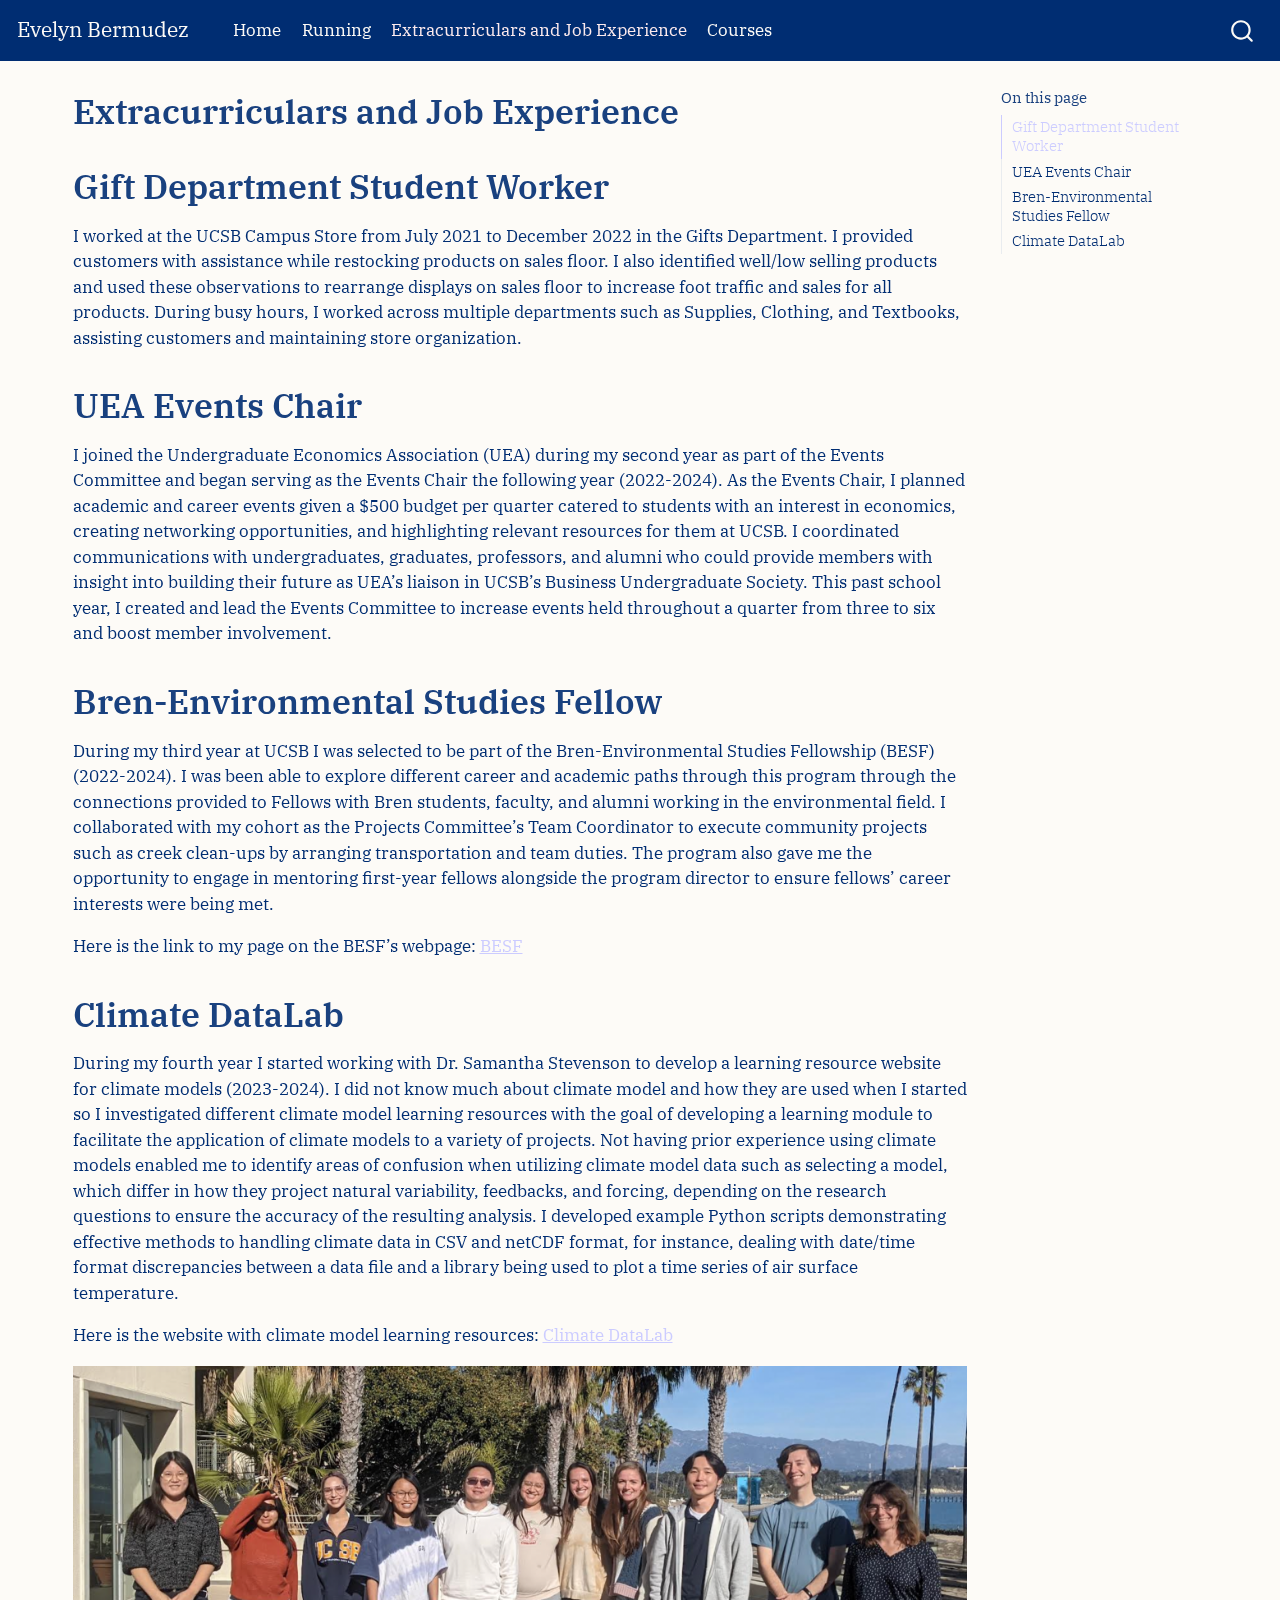
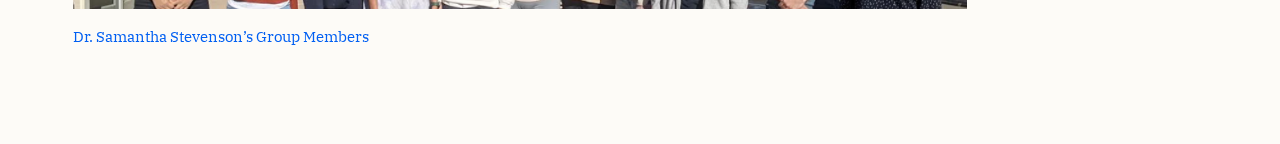
<file: docs/experience.html>
<!DOCTYPE html>
<html xmlns="http://www.w3.org/1999/xhtml" lang="en" xml:lang="en"><head>

<meta charset="utf-8">
<meta name="generator" content="quarto-1.3.450">

<meta name="viewport" content="width=device-width, initial-scale=1.0, user-scalable=yes">


<title>Evelyn Bermudez - Extracurriculars and Job Experience</title>
<style>
code{white-space: pre-wrap;}
span.smallcaps{font-variant: small-caps;}
div.columns{display: flex; gap: min(4vw, 1.5em);}
div.column{flex: auto; overflow-x: auto;}
div.hanging-indent{margin-left: 1.5em; text-indent: -1.5em;}
ul.task-list{list-style: none;}
ul.task-list li input[type="checkbox"] {
  width: 0.8em;
  margin: 0 0.8em 0.2em -1em; /* quarto-specific, see https://github.com/quarto-dev/quarto-cli/issues/4556 */ 
  vertical-align: middle;
}
</style>


<script src="site_libs/quarto-nav/quarto-nav.js"></script>
<script src="site_libs/quarto-nav/headroom.min.js"></script>
<script src="site_libs/clipboard/clipboard.min.js"></script>
<script src="site_libs/quarto-search/autocomplete.umd.js"></script>
<script src="site_libs/quarto-search/fuse.min.js"></script>
<script src="site_libs/quarto-search/quarto-search.js"></script>
<meta name="quarto:offset" content="./">
<script src="site_libs/quarto-html/quarto.js"></script>
<script src="site_libs/quarto-html/popper.min.js"></script>
<script src="site_libs/quarto-html/tippy.umd.min.js"></script>
<script src="site_libs/quarto-html/anchor.min.js"></script>
<link href="site_libs/quarto-html/tippy.css" rel="stylesheet">
<link href="site_libs/quarto-html/quarto-syntax-highlighting.css" rel="stylesheet" id="quarto-text-highlighting-styles">
<script src="site_libs/bootstrap/bootstrap.min.js"></script>
<link href="site_libs/bootstrap/bootstrap-icons.css" rel="stylesheet">
<link href="site_libs/bootstrap/bootstrap.min.css" rel="stylesheet" id="quarto-bootstrap" data-mode="light">
<script id="quarto-search-options" type="application/json">{
  "location": "navbar",
  "copy-button": false,
  "collapse-after": 3,
  "panel-placement": "end",
  "type": "overlay",
  "limit": 20,
  "language": {
    "search-no-results-text": "No results",
    "search-matching-documents-text": "matching documents",
    "search-copy-link-title": "Copy link to search",
    "search-hide-matches-text": "Hide additional matches",
    "search-more-match-text": "more match in this document",
    "search-more-matches-text": "more matches in this document",
    "search-clear-button-title": "Clear",
    "search-detached-cancel-button-title": "Cancel",
    "search-submit-button-title": "Submit",
    "search-label": "Search"
  }
}</script>


</head>

<body class="nav-fixed">

<div id="quarto-search-results"></div>
  <header id="quarto-header" class="headroom fixed-top">
    <nav class="navbar navbar-expand-lg navbar-dark ">
      <div class="navbar-container container-fluid">
      <div class="navbar-brand-container">
    <a class="navbar-brand" href="./index.html">
    <span class="navbar-title">Evelyn Bermudez</span>
    </a>
  </div>
            <div id="quarto-search" class="" title="Search"></div>
          <button class="navbar-toggler" type="button" data-bs-toggle="collapse" data-bs-target="#navbarCollapse" aria-controls="navbarCollapse" aria-expanded="false" aria-label="Toggle navigation" onclick="if (window.quartoToggleHeadroom) { window.quartoToggleHeadroom(); }">
  <span class="navbar-toggler-icon"></span>
</button>
          <div class="collapse navbar-collapse" id="navbarCollapse">
            <ul class="navbar-nav navbar-nav-scroll me-auto">
  <li class="nav-item">
    <a class="nav-link" href="./index.html" rel="" target="">
 <span class="menu-text">Home</span></a>
  </li>  
  <li class="nav-item">
    <a class="nav-link" href="./about.html" rel="" target="">
 <span class="menu-text">Running</span></a>
  </li>  
  <li class="nav-item">
    <a class="nav-link active" href="./experience.html" rel="" target="" aria-current="page">
 <span class="menu-text">Extracurriculars and Job Experience</span></a>
  </li>  
  <li class="nav-item">
    <a class="nav-link" href="./courses.html" rel="" target="">
 <span class="menu-text">Courses</span></a>
  </li>  
</ul>
            <div class="quarto-navbar-tools ms-auto">
</div>
          </div> <!-- /navcollapse -->
      </div> <!-- /container-fluid -->
    </nav>
</header>
<!-- content -->
<div id="quarto-content" class="quarto-container page-columns page-rows-contents page-layout-full page-navbar">
<!-- sidebar -->
<!-- margin-sidebar -->
    <div id="quarto-margin-sidebar" class="sidebar margin-sidebar">
        <nav id="TOC" role="doc-toc" class="toc-active">
    <h2 id="toc-title">On this page</h2>
   
  <ul>
  <li><a href="#gift-department-student-worker" id="toc-gift-department-student-worker" class="nav-link active" data-scroll-target="#gift-department-student-worker">Gift Department Student Worker</a></li>
  <li><a href="#uea-events-chair" id="toc-uea-events-chair" class="nav-link" data-scroll-target="#uea-events-chair">UEA Events Chair</a></li>
  <li><a href="#bren-environmental-studies-fellow" id="toc-bren-environmental-studies-fellow" class="nav-link" data-scroll-target="#bren-environmental-studies-fellow">Bren-Environmental Studies Fellow</a></li>
  <li><a href="#climate-datalab" id="toc-climate-datalab" class="nav-link" data-scroll-target="#climate-datalab">Climate DataLab</a></li>
  </ul>
</nav>
    </div>
<!-- main -->
<main class="content column-page-left" id="quarto-document-content">

<header id="title-block-header" class="quarto-title-block default">
<div class="quarto-title">
<h1 class="title">Extracurriculars and Job Experience</h1>
</div>



<div class="quarto-title-meta">

    
  
    
  </div>
  

</header>

<section id="gift-department-student-worker" class="level1">
<h1>Gift Department Student Worker</h1>
<p>I worked at the UCSB Campus Store from July 2021 to December 2022 in the Gifts Department. I provided customers with assistance while restocking products on sales floor. I also identified well/low selling products and used these observations to rearrange displays on sales floor to increase foot traffic and sales for all products. During busy hours, I worked across multiple departments such as Supplies, Clothing, and Textbooks, assisting customers and maintaining store organization.</p>
</section>
<section id="uea-events-chair" class="level1">
<h1>UEA Events Chair</h1>
<p>I joined the Undergraduate Economics Association (UEA) during my second year as part of the Events Committee and began serving as the Events Chair the following year (2022-2024). As the Events Chair, I planned academic and career events given a $500 budget per quarter catered to students with an interest in economics, creating networking opportunities, and highlighting relevant resources for them at UCSB. I coordinated communications with undergraduates, graduates, professors, and alumni who could provide members with insight into building their future as UEA’s liaison in UCSB’s Business Undergraduate Society. This past school year, I created and lead the Events Committee to increase events held throughout a quarter from three to six and boost member involvement.</p>
</section>
<section id="bren-environmental-studies-fellow" class="level1">
<h1>Bren-Environmental Studies Fellow</h1>
<p>During my third year at UCSB I was selected to be part of the Bren-Environmental Studies Fellowship (BESF) (2022-2024). I was been able to explore different career and academic paths through this program through the connections provided to Fellows with Bren students, faculty, and alumni working in the environmental field. I collaborated with my cohort as the Projects Committee’s Team Coordinator to execute community projects such as creek clean-ups by arranging transportation and team duties. The program also gave me the opportunity to engage in mentoring first-year fellows alongside the program director to ensure fellows’ career interests were being met.</p>
<p>Here is the link to my page on the BESF’s webpage: <a href="https://bren.ucsb.edu/people/evelyn-bermudez">BESF</a></p>
</section>
<section id="climate-datalab" class="level1">
<h1>Climate DataLab</h1>
<p>During my fourth year I started working with Dr.&nbsp;Samantha Stevenson to develop a learning resource website for climate models (2023-2024). I did not know much about climate model and how they are used when I started so I investigated different climate model learning resources with the goal of developing a learning module to facilitate the application of climate models to a variety of projects. Not having prior experience using climate models enabled me to identify areas of confusion when utilizing climate model data such as selecting a model, which differ in how they project natural variability, feedbacks, and forcing, depending on the research questions to ensure the accuracy of the resulting analysis. I developed example Python scripts demonstrating effective methods to handling climate data in CSV and netCDF format, for instance, dealing with date/time format discrepancies between a data file and a library being used to plot a time series of air surface temperature.</p>
<p>Here is the website with climate model learning resources: <a href="https://climate-datalab.org/">Climate DataLab</a></p>
<div class="quarto-figure quarto-figure-center">
<figure class="figure">
<p><img src="media/stevenson_group.png" class="img-fluid figure-img"></p>
<figcaption class="figure-caption">Dr.&nbsp;Samantha Stevenson’s Group Members</figcaption>
</figure>
</div>


</section>

</main> <!-- /main -->
<script id="quarto-html-after-body" type="application/javascript">
window.document.addEventListener("DOMContentLoaded", function (event) {
  const toggleBodyColorMode = (bsSheetEl) => {
    const mode = bsSheetEl.getAttribute("data-mode");
    const bodyEl = window.document.querySelector("body");
    if (mode === "dark") {
      bodyEl.classList.add("quarto-dark");
      bodyEl.classList.remove("quarto-light");
    } else {
      bodyEl.classList.add("quarto-light");
      bodyEl.classList.remove("quarto-dark");
    }
  }
  const toggleBodyColorPrimary = () => {
    const bsSheetEl = window.document.querySelector("link#quarto-bootstrap");
    if (bsSheetEl) {
      toggleBodyColorMode(bsSheetEl);
    }
  }
  toggleBodyColorPrimary();  
  const icon = "";
  const anchorJS = new window.AnchorJS();
  anchorJS.options = {
    placement: 'right',
    icon: icon
  };
  anchorJS.add('.anchored');
  const isCodeAnnotation = (el) => {
    for (const clz of el.classList) {
      if (clz.startsWith('code-annotation-')) {                     
        return true;
      }
    }
    return false;
  }
  const clipboard = new window.ClipboardJS('.code-copy-button', {
    text: function(trigger) {
      const codeEl = trigger.previousElementSibling.cloneNode(true);
      for (const childEl of codeEl.children) {
        if (isCodeAnnotation(childEl)) {
          childEl.remove();
        }
      }
      return codeEl.innerText;
    }
  });
  clipboard.on('success', function(e) {
    // button target
    const button = e.trigger;
    // don't keep focus
    button.blur();
    // flash "checked"
    button.classList.add('code-copy-button-checked');
    var currentTitle = button.getAttribute("title");
    button.setAttribute("title", "Copied!");
    let tooltip;
    if (window.bootstrap) {
      button.setAttribute("data-bs-toggle", "tooltip");
      button.setAttribute("data-bs-placement", "left");
      button.setAttribute("data-bs-title", "Copied!");
      tooltip = new bootstrap.Tooltip(button, 
        { trigger: "manual", 
          customClass: "code-copy-button-tooltip",
          offset: [0, -8]});
      tooltip.show();    
    }
    setTimeout(function() {
      if (tooltip) {
        tooltip.hide();
        button.removeAttribute("data-bs-title");
        button.removeAttribute("data-bs-toggle");
        button.removeAttribute("data-bs-placement");
      }
      button.setAttribute("title", currentTitle);
      button.classList.remove('code-copy-button-checked');
    }, 1000);
    // clear code selection
    e.clearSelection();
  });
  function tippyHover(el, contentFn) {
    const config = {
      allowHTML: true,
      content: contentFn,
      maxWidth: 500,
      delay: 100,
      arrow: false,
      appendTo: function(el) {
          return el.parentElement;
      },
      interactive: true,
      interactiveBorder: 10,
      theme: 'quarto',
      placement: 'bottom-start'
    };
    window.tippy(el, config); 
  }
  const noterefs = window.document.querySelectorAll('a[role="doc-noteref"]');
  for (var i=0; i<noterefs.length; i++) {
    const ref = noterefs[i];
    tippyHover(ref, function() {
      // use id or data attribute instead here
      let href = ref.getAttribute('data-footnote-href') || ref.getAttribute('href');
      try { href = new URL(href).hash; } catch {}
      const id = href.replace(/^#\/?/, "");
      const note = window.document.getElementById(id);
      return note.innerHTML;
    });
  }
      let selectedAnnoteEl;
      const selectorForAnnotation = ( cell, annotation) => {
        let cellAttr = 'data-code-cell="' + cell + '"';
        let lineAttr = 'data-code-annotation="' +  annotation + '"';
        const selector = 'span[' + cellAttr + '][' + lineAttr + ']';
        return selector;
      }
      const selectCodeLines = (annoteEl) => {
        const doc = window.document;
        const targetCell = annoteEl.getAttribute("data-target-cell");
        const targetAnnotation = annoteEl.getAttribute("data-target-annotation");
        const annoteSpan = window.document.querySelector(selectorForAnnotation(targetCell, targetAnnotation));
        const lines = annoteSpan.getAttribute("data-code-lines").split(",");
        const lineIds = lines.map((line) => {
          return targetCell + "-" + line;
        })
        let top = null;
        let height = null;
        let parent = null;
        if (lineIds.length > 0) {
            //compute the position of the single el (top and bottom and make a div)
            const el = window.document.getElementById(lineIds[0]);
            top = el.offsetTop;
            height = el.offsetHeight;
            parent = el.parentElement.parentElement;
          if (lineIds.length > 1) {
            const lastEl = window.document.getElementById(lineIds[lineIds.length - 1]);
            const bottom = lastEl.offsetTop + lastEl.offsetHeight;
            height = bottom - top;
          }
          if (top !== null && height !== null && parent !== null) {
            // cook up a div (if necessary) and position it 
            let div = window.document.getElementById("code-annotation-line-highlight");
            if (div === null) {
              div = window.document.createElement("div");
              div.setAttribute("id", "code-annotation-line-highlight");
              div.style.position = 'absolute';
              parent.appendChild(div);
            }
            div.style.top = top - 2 + "px";
            div.style.height = height + 4 + "px";
            let gutterDiv = window.document.getElementById("code-annotation-line-highlight-gutter");
            if (gutterDiv === null) {
              gutterDiv = window.document.createElement("div");
              gutterDiv.setAttribute("id", "code-annotation-line-highlight-gutter");
              gutterDiv.style.position = 'absolute';
              const codeCell = window.document.getElementById(targetCell);
              const gutter = codeCell.querySelector('.code-annotation-gutter');
              gutter.appendChild(gutterDiv);
            }
            gutterDiv.style.top = top - 2 + "px";
            gutterDiv.style.height = height + 4 + "px";
          }
          selectedAnnoteEl = annoteEl;
        }
      };
      const unselectCodeLines = () => {
        const elementsIds = ["code-annotation-line-highlight", "code-annotation-line-highlight-gutter"];
        elementsIds.forEach((elId) => {
          const div = window.document.getElementById(elId);
          if (div) {
            div.remove();
          }
        });
        selectedAnnoteEl = undefined;
      };
      // Attach click handler to the DT
      const annoteDls = window.document.querySelectorAll('dt[data-target-cell]');
      for (const annoteDlNode of annoteDls) {
        annoteDlNode.addEventListener('click', (event) => {
          const clickedEl = event.target;
          if (clickedEl !== selectedAnnoteEl) {
            unselectCodeLines();
            const activeEl = window.document.querySelector('dt[data-target-cell].code-annotation-active');
            if (activeEl) {
              activeEl.classList.remove('code-annotation-active');
            }
            selectCodeLines(clickedEl);
            clickedEl.classList.add('code-annotation-active');
          } else {
            // Unselect the line
            unselectCodeLines();
            clickedEl.classList.remove('code-annotation-active');
          }
        });
      }
  const findCites = (el) => {
    const parentEl = el.parentElement;
    if (parentEl) {
      const cites = parentEl.dataset.cites;
      if (cites) {
        return {
          el,
          cites: cites.split(' ')
        };
      } else {
        return findCites(el.parentElement)
      }
    } else {
      return undefined;
    }
  };
  var bibliorefs = window.document.querySelectorAll('a[role="doc-biblioref"]');
  for (var i=0; i<bibliorefs.length; i++) {
    const ref = bibliorefs[i];
    const citeInfo = findCites(ref);
    if (citeInfo) {
      tippyHover(citeInfo.el, function() {
        var popup = window.document.createElement('div');
        citeInfo.cites.forEach(function(cite) {
          var citeDiv = window.document.createElement('div');
          citeDiv.classList.add('hanging-indent');
          citeDiv.classList.add('csl-entry');
          var biblioDiv = window.document.getElementById('ref-' + cite);
          if (biblioDiv) {
            citeDiv.innerHTML = biblioDiv.innerHTML;
          }
          popup.appendChild(citeDiv);
        });
        return popup.innerHTML;
      });
    }
  }
});
</script>
</div> <!-- /content -->



</body></html>
</file>
<file: docs/site_libs/quarto-html/tippy.css>
.tippy-box[data-animation=fade][data-state=hidden]{opacity:0}[data-tippy-root]{max-width:calc(100vw - 10px)}.tippy-box{position:relative;background-color:#333;color:#fff;border-radius:4px;font-size:14px;line-height:1.4;white-space:normal;outline:0;transition-property:transform,visibility,opacity}.tippy-box[data-placement^=top]>.tippy-arrow{bottom:0}.tippy-box[data-placement^=top]>.tippy-arrow:before{bottom:-7px;left:0;border-width:8px 8px 0;border-top-color:initial;transform-origin:center top}.tippy-box[data-placement^=bottom]>.tippy-arrow{top:0}.tippy-box[data-placement^=bottom]>.tippy-arrow:before{top:-7px;left:0;border-width:0 8px 8px;border-bottom-color:initial;transform-origin:center bottom}.tippy-box[data-placement^=left]>.tippy-arrow{right:0}.tippy-box[data-placement^=left]>.tippy-arrow:before{border-width:8px 0 8px 8px;border-left-color:initial;right:-7px;transform-origin:center left}.tippy-box[data-placement^=right]>.tippy-arrow{left:0}.tippy-box[data-placement^=right]>.tippy-arrow:before{left:-7px;border-width:8px 8px 8px 0;border-right-color:initial;transform-origin:center right}.tippy-box[data-inertia][data-state=visible]{transition-timing-function:cubic-bezier(.54,1.5,.38,1.11)}.tippy-arrow{width:16px;height:16px;color:#333}.tippy-arrow:before{content:"";position:absolute;border-color:transparent;border-style:solid}.tippy-content{position:relative;padding:5px 9px;z-index:1}
</file>
<file: docs/site_libs/quarto-html/quarto-syntax-highlighting.css>
/* quarto syntax highlight colors */
:root {
  --quarto-hl-ot-color: #003B4F;
  --quarto-hl-at-color: #657422;
  --quarto-hl-ss-color: #20794D;
  --quarto-hl-an-color: #5E5E5E;
  --quarto-hl-fu-color: #4758AB;
  --quarto-hl-st-color: #20794D;
  --quarto-hl-cf-color: #003B4F;
  --quarto-hl-op-color: #5E5E5E;
  --quarto-hl-er-color: #AD0000;
  --quarto-hl-bn-color: #AD0000;
  --quarto-hl-al-color: #AD0000;
  --quarto-hl-va-color: #111111;
  --quarto-hl-bu-color: inherit;
  --quarto-hl-ex-color: inherit;
  --quarto-hl-pp-color: #AD0000;
  --quarto-hl-in-color: #5E5E5E;
  --quarto-hl-vs-color: #20794D;
  --quarto-hl-wa-color: #5E5E5E;
  --quarto-hl-do-color: #5E5E5E;
  --quarto-hl-im-color: #00769E;
  --quarto-hl-ch-color: #20794D;
  --quarto-hl-dt-color: #AD0000;
  --quarto-hl-fl-color: #AD0000;
  --quarto-hl-co-color: #5E5E5E;
  --quarto-hl-cv-color: #5E5E5E;
  --quarto-hl-cn-color: #8f5902;
  --quarto-hl-sc-color: #5E5E5E;
  --quarto-hl-dv-color: #AD0000;
  --quarto-hl-kw-color: #003B4F;
}

/* other quarto variables */
:root {
  --quarto-font-monospace: SFMono-Regular, Menlo, Monaco, Consolas, "Liberation Mono", "Courier New", monospace;
}

pre > code.sourceCode > span {
  color: #003B4F;
}

code span {
  color: #003B4F;
}

code.sourceCode > span {
  color: #003B4F;
}

div.sourceCode,
div.sourceCode pre.sourceCode {
  color: #003B4F;
}

code span.ot {
  color: #003B4F;
  font-style: inherit;
}

code span.at {
  color: #657422;
  font-style: inherit;
}

code span.ss {
  color: #20794D;
  font-style: inherit;
}

code span.an {
  color: #5E5E5E;
  font-style: inherit;
}

code span.fu {
  color: #4758AB;
  font-style: inherit;
}

code span.st {
  color: #20794D;
  font-style: inherit;
}

code span.cf {
  color: #003B4F;
  font-style: inherit;
}

code span.op {
  color: #5E5E5E;
  font-style: inherit;
}

code span.er {
  color: #AD0000;
  font-style: inherit;
}

code span.bn {
  color: #AD0000;
  font-style: inherit;
}

code span.al {
  color: #AD0000;
  font-style: inherit;
}

code span.va {
  color: #111111;
  font-style: inherit;
}

code span.bu {
  font-style: inherit;
}

code span.ex {
  font-style: inherit;
}

code span.pp {
  color: #AD0000;
  font-style: inherit;
}

code span.in {
  color: #5E5E5E;
  font-style: inherit;
}

code span.vs {
  color: #20794D;
  font-style: inherit;
}

code span.wa {
  color: #5E5E5E;
  font-style: italic;
}

code span.do {
  color: #5E5E5E;
  font-style: italic;
}

code span.im {
  color: #00769E;
  font-style: inherit;
}

code span.ch {
  color: #20794D;
  font-style: inherit;
}

code span.dt {
  color: #AD0000;
  font-style: inherit;
}

code span.fl {
  color: #AD0000;
  font-style: inherit;
}

code span.co {
  color: #5E5E5E;
  font-style: inherit;
}

code span.cv {
  color: #5E5E5E;
  font-style: italic;
}

code span.cn {
  color: #8f5902;
  font-style: inherit;
}

code span.sc {
  color: #5E5E5E;
  font-style: inherit;
}

code span.dv {
  color: #AD0000;
  font-style: inherit;
}

code span.kw {
  color: #003B4F;
  font-style: inherit;
}

.prevent-inlining {
  content: "</";
}

/*# sourceMappingURL=debc5d5d77c3f9108843748ff7464032.css.map */
</file>
